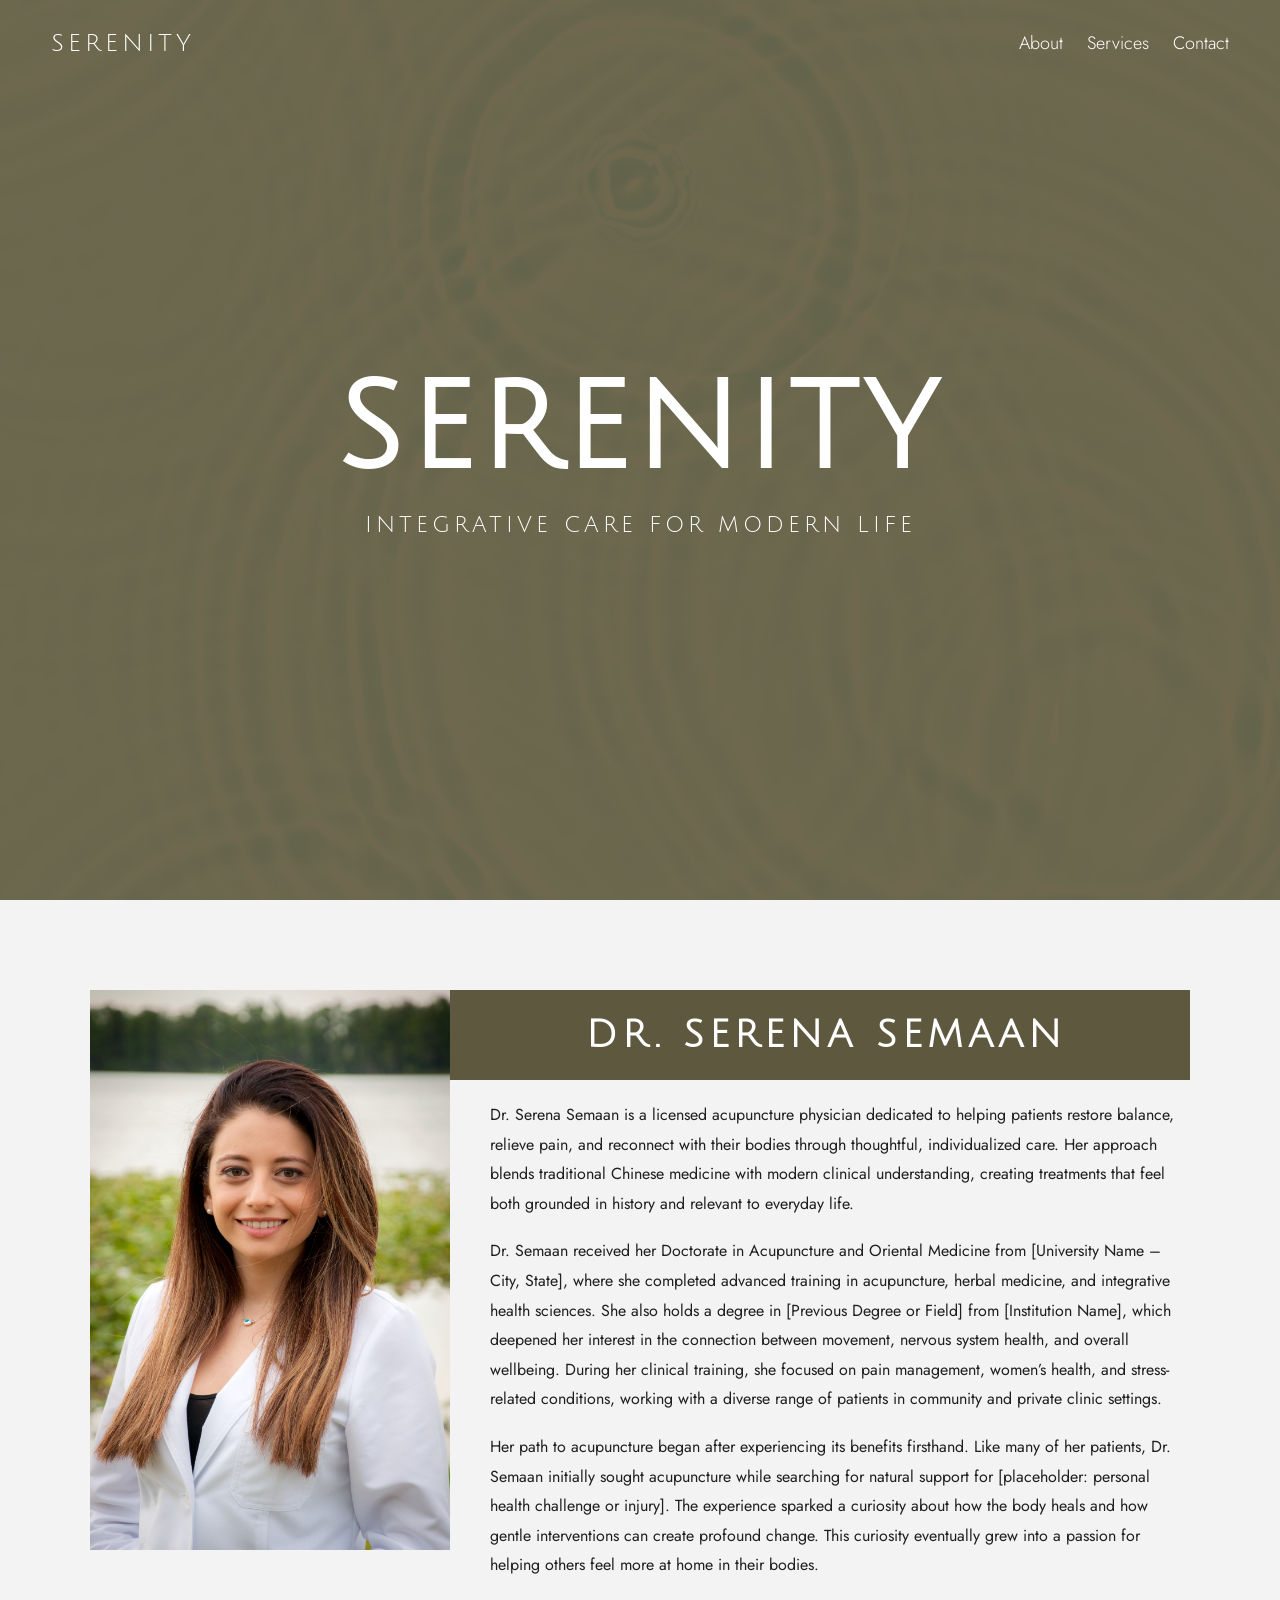
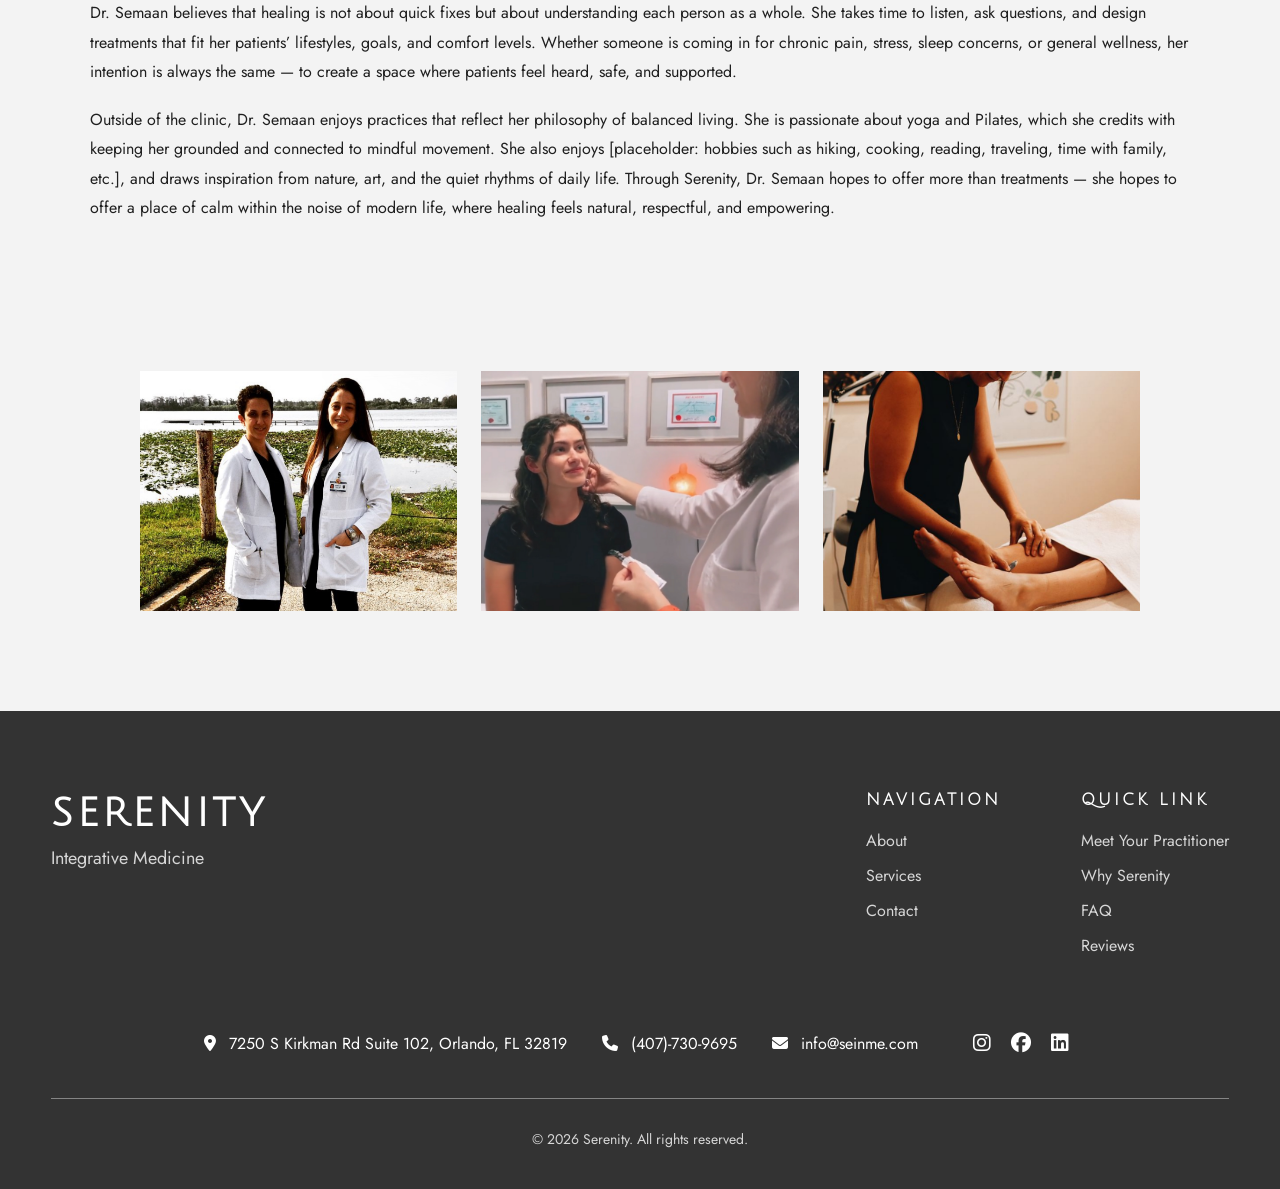
<file: about.html>
<!DOCTYPE html>
<html lang="en">
<head>
  <meta charset="UTF-8" />
  <meta name="viewport" content="width=device-width, initial-scale=1.0" />
  <title>Serenity</title>

  <link rel="stylesheet" href="css/style.css" />
  <link href="https://fonts.googleapis.com/css2?family=Jost:wght@300;400;500&family=Julius+Sans+One&family=Montserrat&family=Poppins&display=swap" rel="stylesheet">
  <link rel="stylesheet" href="https://cdnjs.cloudflare.com/ajax/libs/font-awesome/6.5.0/css/all.min.css">
</head>

<body>

<header class="header">
  <div class="container">
    <div class="header__inner">
      <a href="index.html" class="logo">SERENITY</a>

      <button class="nav-toggle" aria-label="Open menu">
        <i class="fa-solid fa-bars"></i>
      </button>

      <nav class="nav">
        <ul class="nav__list">
          <li><a href="about.html">About</a></li>
          <li><a href="services.html">Services</a></li>
          <li><a href="https://book.squareup.com/appointments/s1hcjp9asmw3ms/location/F4KRPPJZ5MECF/services">Contact</a></li>
        </ul>
      </nav>
    </div>
  </div>
</header>

<!--HERO-->


<section class="about-hero">
  <div class="about-hero__overlay"></div>

  <div class="container">
    <div class="about-hero__content">
      <h1 class="about-hero__title">SERENITY</h1>
      <p class="about-hero__subtitle">INTEGRATIVE CARE FOR MODERN LIFE</p>
    </div>
  </div>
</section>


<!--ABOUT-->

<section class="about-bio">
  <div class="container">
    <div class="about-bio__layout">

      <div class="about-bio__image">
        <img src="images/serena.jpg" alt="Dr. Serena Semaan">
      </div>

      <div class="about-bio__content">
        <div class="about-bio__name-bar">
          <h2 class="about-bio__name">DR. SERENA SEMAAN</h2>
        </div>

        <div class="about-bio__text">
          <p>
            Dr. Serena Semaan is a licensed acupuncture physician dedicated to helping patients restore balance, relieve pain, and reconnect with their bodies through thoughtful, individualized care. Her approach blends traditional Chinese medicine with modern clinical understanding, creating treatments that feel both grounded in history and relevant to everyday life.
          </p>

          <p>
            Dr. Semaan received her Doctorate in Acupuncture and Oriental Medicine from [University Name – City, State], where she completed advanced training in acupuncture, herbal medicine, and integrative health sciences. She also holds a degree in [Previous Degree or Field] from [Institution Name], which deepened her interest in the connection between movement, nervous system health, and overall wellbeing. During her clinical training, she focused on pain management, women’s health, and stress-related conditions, working with a diverse range of patients in community and private clinic settings.
          </p>

          <p>
            Her path to acupuncture began after experiencing its benefits firsthand. Like many of her patients, Dr. Semaan initially sought acupuncture while searching for natural support for [placeholder: personal health challenge or injury]. The experience sparked a curiosity about how the body heals and how gentle interventions can create profound change. This curiosity eventually grew into a passion for helping others feel more at home in their bodies.
          </p>

          <p>
            Dr. Semaan believes that healing is not about quick fixes but about understanding each person as a whole. She takes time to listen, ask questions, and design treatments that fit her patients’ lifestyles, goals, and comfort levels. Whether someone is coming in for chronic pain, stress, sleep concerns, or general wellness, her intention is always the same — to create a space where patients feel heard, safe, and supported.
          </p>

          <p>
            Outside of the clinic, Dr. Semaan enjoys practices that reflect her philosophy of balanced living. She is passionate about yoga and Pilates, which she credits with keeping her grounded and connected to mindful movement. She also enjoys [placeholder: hobbies such as hiking, cooking, reading, traveling, time with family, etc.], and draws inspiration from nature, art, and the quiet rhythms of daily life. Through Serenity, Dr. Semaan hopes to offer more than treatments — she hopes to offer a place of calm within the noise of modern life, where healing feels natural, respectful, and empowering.
          </p>
        </div>
      </div>

    </div>
  </div>
</section>



<section class="about-gallery">
  <div class="container">
    <div class="about-gallery__grid">

      <div class="about-gallery__item">
        <img src="images/gallery-1.jpg" alt="">
      </div>

      <div class="about-gallery__item">
        <img src="images/gallery-2.jpg" alt="">
      </div>

      <div class="about-gallery__item">
        <img src="images/gallery-3.jpg" alt="">
      </div>

    </div>
  </div>
</section>



<!--FOOTER-->

<footer id="footer" class="footer">
  <div class="container">

    <div class="footer__top">

      <!-- LEFT -->
      <div class="footer__brand">
        <h2>SERENITY</h2>
        <p>Integrative Medicine</p>
      </div>

      <!-- MIDDLE -->
      <div class="footer__links">
        <div>
          <h4>NAVIGATION</h4>
          <ul>
            <li><a href="about.html">About</a></li>
            <li><a href="services.html">Services</a></li>
            <li><a href="https://book.squareup.com/appointments/s1hcjp9asmw3ms/location/F4KRPPJZ5MECF/services">Contact</a></li>
          </ul>
        </div>

        <div>
          <h4>QUICK LINK</h4>
          <ul>
            <li><a href="index.html#practitioner">Meet Your Practitioner</a></li>
            <li><a href="index.html#why">Why Serenity</a></li>
            <li><a href="index.html#faq">FAQ</a></li>
            <li><a href="index.html#reviews">Reviews</a></li>
          </ul>
        </div>
      </div>

    </div>


<!-- CONTACT ROW -->
<div class="footer__contact">
 <div>
  <i class="fa-solid fa-location-dot"></i> 
  <a href="https://www.google.com/maps/search/?api=1&query=7250+S+Kirkman+Rd+Suite+102+Orlando+FL+32819" target="_blank">
    7250 S Kirkman Rd Suite 102, Orlando, FL 32819
  </a>
</div>
<div>
  <i class="fa-solid fa-phone"></i> 
  <a href="tel:+14077309695">(407)-730-9695</a>
</div>

  <div>
    <i class="fa-solid fa-envelope"></i> 
    <a href="mailto:info@seinme.com?subject=Appointment Inquiry&body=Hi, I would like to book an appointment.">
      info@seinme.com
    </a>
  </div>

  <div class="footer__socials">
    <a href="https://instagram.com/serenityintegrativemedicine" target="_blank">
      <i class="fa-brands fa-instagram"></i>
    </a>

    <a href="https://facebook.com/serenityintegrativemedicine" target="_blank">
      <i class="fa-brands fa-facebook"></i>
    </a>

    <a href="https://linkedin.com/in/serenity" target="_blank">
      <i class="fa-brands fa-linkedin"></i>
    </a>
  </div>
</div>

<div class="footer__divider"></div>

<p class="footer__bottom">© 2026 Serenity. All rights reserved.</p>

</footer>

</body>
</html>
</file>
<file: css/style.css>
@charset "UTF-8";
/* ===== RESET ===== */
* {
  margin: 0;
  padding: 0;
  box-sizing: border-box;
}

/* ===== GLOBAL ===== */
body {
  font-family: "Jost", sans-serif;
}

.container {
  width: 92%;
  max-width: 1400px;
  margin: 0 auto;
}

/* ===== HEADER ===== */
.header {
  position: absolute;
  top: 0;
  left: 0;
  width: 100%;
  padding: 30px 0;
  z-index: 200;
}

.header__inner {
  display: flex;
  justify-content: space-between;
  align-items: center;
  position: relative;
}

.logo {
  color: #ffffff;
  font-family: "Julius Sans One", sans-serif;
  font-size: 24px;
  letter-spacing: 4px;
  text-decoration: none;
}

/* ===== NAV ===== */
.nav__list {
  display: flex;
  gap: 24px;
  list-style: none;
}

.nav a {
  color: #ffffff;
  font-size: 18px;
  font-weight: 300;
  text-decoration: none;
}

.nav a {
  position: relative;
  color: #ffffff;
  text-decoration: none;
  transition: 0.3s ease;
}

.nav a::after {
  content: "";
  position: absolute;
  left: 0;
  bottom: -4px;
  width: 0%;
  height: 1px;
  background: #c6ba73;
  transition: 0.3s ease;
}

.nav a:hover {
  color: #c6ba73;
}

.nav a:hover::after {
  width: 100%;
}

/* ===== HAMBURGER ===== */
.nav-toggle {
  display: none;
  background: none;
  border: none;
  color: #ffffff;
  font-size: 26px;
  cursor: pointer;
}

/* ===== HERO ===== */
.hero {
  position: relative;
  height: 100vh;
  display: flex;
  align-items: center;
  background-image: url("../images/hero-index.jpg");
  background-size: cover;
  background-position: center;
  background-repeat: no-repeat;
}

.hero__overlay {
  position: absolute;
  inset: 0;
  background: rgba(0, 0, 0, 0.28);
}

.hero .container {
  position: relative;
  z-index: 2;
}

.hero__content {
  max-width: 600px;
}

.hero__subtitle {
  color: #ffffff;
  font-size: 40px;
  font-weight: 300;
  margin-bottom: 8px;
}

.hero__title {
  color: #c6ba73;
  font-family: "Julius Sans One", sans-serif;
  font-size: 100px;
  letter-spacing: 4px;
  margin-bottom: 20px;
}

.hero__text {
  color: #ffffff;
  font-size: 20px;
  margin-bottom: 24px;
  max-width: 500px;
}

.hero__btn {
  display: inline-block;
  background: #c6ba73;
  color: #ffffff;
  padding: 16px 28px;
  border-radius: 999px;
  text-decoration: none;
}

.hero__btn {
  display: inline-block;
  background: #c6ba73;
  color: #ffffff;
  padding: 16px 28px;
  border-radius: 999px;
  text-decoration: none;
  transition: 0.3s ease; /* 🔥 add this */
}

.hero__btn:hover {
  background: #b5aa63;
  transform: translateY(-3px);
  box-shadow: 0 10px 20px rgba(0, 0, 0, 0.2);
}

/* ===== SERVICES ===== */
.services {
  background: #cfc7b2;
  padding: 100px 0;
  text-align: center;
}

.services__title {
  font-family: "Julius Sans One", sans-serif;
  font-size: 20px;
  letter-spacing: 4px;
  color: #5c5643;
  margin-bottom: 12px;
}

.services__subtitle {
  font-size: 16px;
  color: #5c5643;
  max-width: 600px;
  margin: 0 auto 50px;
}

.services__grid {
  display: flex;
  justify-content: center;
  align-items: center;
  gap: 40px;
  flex-wrap: wrap;
}

.service__img {
  width: 180px;
  height: 180px;
  border-radius: 50%;
  overflow: hidden;
  transition: 0.3s ease;
}

.service__img img {
  width: 100%;
  height: 100%;
  -o-object-fit: cover;
     object-fit: cover;
  transition: 0.5s ease;
}

.service__img:hover img {
  transform: scale(1.15);
}

.service__img:hover {
  transform: translateY(-6px);
  box-shadow: 0 12px 25px rgba(0, 0, 0, 0.15);
}

.service--large .service__img {
  width: 260px;
  height: 260px;
}

.services__btn {
  display: inline-block;
  margin-top: 40px;
  background: #5E593E;
  color: #ffffff;
  padding: 14px 30px;
  border-radius: 999px;
  text-decoration: none;
  transition: 0.3s ease;
}

.services__btn:hover {
  transform: translateY(-3px);
  box-shadow: 0 10px 20px rgba(0, 0, 0, 0.2);
  background: #4f4a34;
}

/* ===== PRACTITIONER ===== */
.practitioner {
  background: #f3f3f3;
  padding: 100px 0;
}

.practitioner__wrapper {
  display: flex;
  align-items: center;
  justify-content: center;
  gap: 60px;
}

.practitioner__image {
  width: 280px;
  flex: none;
}

.practitioner__image img {
  width: 100%;
  height: 380px;
  -o-object-fit: cover;
     object-fit: cover;
  display: block;
}

.practitioner__content {
  max-width: 700px;
}

.practitioner__eyebrow {
  font-family: "Julius Sans One", sans-serif;
  font-size: 18px;
  letter-spacing: 4px;
  margin-bottom: 20px;
  text-align: center;
}

.practitioner__name-bar {
  background: #5E593E;
  padding: 16px 24px;
  margin-bottom: 24px;
  margin-left: -60px;
}

.practitioner__name {
  font-family: "Julius Sans One", sans-serif;
  font-size: 36px;
  letter-spacing: 5px;
  color: #ffffff;
  text-align: center;
  margin: 0;
}

.practitioner__text {
  font-size: 17px;
  line-height: 1.6;
}

/* ===== WHY SERENITY ===== */
/* ===== WHY SERENITY ===== */
.why-serenity {
  position: relative;
  background-image: url("../images/whyserena.jpg");
  background-size: cover;
  background-position: center;
  background-repeat: no-repeat;
  min-height: 620px; /* 🔥 was 900 */
}

.why-serenity__overlay {
  position: absolute;
  inset: 0;
  background: rgba(0, 0, 0, 0.28);
}

.why-serenity__grid {
  position: relative;
  z-index: 2;
  display: grid;
  grid-template-columns: 1.15fr 1fr 1fr; /* 🔥 better balance */
  grid-template-rows: 1fr 1fr;
  min-height: 620px; /* match section */
}

.why-serenity__intro,
.why-serenity__card {
  padding: 48px 42px; /* 🔥 reduced from 70px */
  border: 1px solid rgba(255, 255, 255, 0.6);
}

.why-serenity__intro {
  grid-row: 1/3;
  display: flex;
  align-items: flex-start;
  justify-content: flex-start;
}

/* TITLE */
.why-serenity__title {
  color: #ffffff;
  font-family: "Julius Sans One", sans-serif;
  font-size: 56px; /* 🔥 was 70 */
  line-height: 1.05;
  letter-spacing: 3px;
}

.why-serenity__title span {
  display: block;
  font-size: 28px; /* 🔥 was 38 */
  margin-bottom: 10px;
}

/* CARDS */
.why-serenity__card h3 {
  color: #ffffff;
  font-family: "Jost", sans-serif;
  font-size: 16px; /* 🔥 slightly smaller */
  font-weight: 400;
  letter-spacing: 2px;
  margin-bottom: 18px;
}

.why-serenity__card p {
  color: #ffffff;
  font-size: 15px;
  line-height: 1.6; /* 🔥 tighter */
  max-width: 360px;
}

/* ===== FAQ ===== */
.faq {
  background: #f3f3f3;
  padding: 100px 0;
}

.faq__title {
  text-align: center;
  font-family: "Julius Sans One", sans-serif;
  letter-spacing: 4px;
  font-size: 20px;
  margin-bottom: 60px;
  color: #5E593E;
}

.faq__list {
  max-width: 900px;
  margin: 0 auto;
}

.faq__item {
  border-bottom: 1px solid #2e2e2e;
}

.faq__question {
  width: 100%;
  background: none;
  border: none;
  padding: 22px 0;
  font-size: 18px;
  text-align: left;
  display: flex;
  justify-content: space-between;
  align-items: center;
  cursor: pointer;
  color: #5E593E;
  letter-spacing: 2px;
}

.faq__question span {
  font-size: 24px;
  transition: 0.3s ease;
}

.faq__answer {
  max-height: 0;
  overflow: hidden;
  transition: 0.4s ease;
}

.faq__answer p {
  padding-bottom: 20px;
  color: #333;
  line-height: 1.6;
}

/* ACTIVE STATE */
.faq__item.active .faq__answer {
  max-height: 200px;
}

.faq__item.active span {
  transform: rotate(45deg); /* turns + into x */
}

/* ===== TESTIMONIALS ===== */
.testimonials {
  background: url("../images/waves.jpg") center/cover no-repeat;
  padding: 90px 0;
  overflow: hidden;
}

.testimonials__title {
  text-align: center;
  font-family: "Julius Sans One", sans-serif;
  font-size: 20px;
  letter-spacing: 4px;
  color: #1f1f1f;
  margin-bottom: 50px;
}

/* SLIDER */
.testimonials__slider {
  position: relative;
  display: flex;
  align-items: center;
  gap: 20px;
}

.testimonials__viewport {
  overflow: hidden;
  width: 100%;
}

.testimonials__track {
  display: flex;
  gap: 24px;
  transition: transform 0.4s ease;
}

/* CARD */
.testimonial-card {
  flex: 0 0 calc((100% - 48px) / 3);
  background: #6b6543;
  border: 1px solid rgba(255, 255, 255, 0.7);
  border-radius: 10px;
  padding: 28px 24px;
  min-height: 340px;
  display: flex;
  flex-direction: column;
  justify-content: flex-start; /* 🔥 fixed */
  color: #ffffff;
}

/* QUOTE */
.testimonial-card__quote {
  font-size: 70px;
  line-height: 0.8;
  margin: 0;
}

/* TEXT */
.testimonial-card__text {
  font-size: 16px;
  line-height: 1.8;
  margin-top: -18px; /* 🔥 pulls closer to quote */
  margin-bottom: 30px;
}

/* FOOTER */
.testimonial-card__footer {
  display: flex;
  justify-content: space-between;
  align-items: center;
  gap: 12px;
  margin-top: auto; /* 🔥 pins to bottom */
}

/* STARS (DEFAULT TEXT VERSION) */
.testimonial-card__stars {
  font-size: 28px;
  letter-spacing: 2px;
}

/* NAME */
.testimonial-card__name {
  font-size: 16px;
  white-space: nowrap;
}

/* ARROWS */
.testimonials__arrow {
  width: 48px;
  height: 48px;
  border: none;
  border-radius: 50%;
  background: #5E593E;
  color: #ffffff;
  font-size: 22px;
  cursor: pointer;
  flex-shrink: 0;
  transition: 0.3s ease;
}

.testimonials__arrow:hover {
  background: #4f4a34;
  transform: translateY(-2px);
}

.testimonials__arrow:disabled {
  opacity: 0.4;
  cursor: not-allowed;
  transform: none;
}

/* ===== TABLET ===== */
@media (max-width: 992px) {
  .testimonial-card {
    flex: 0 0 calc((100% - 24px) / 2);
  }
}
/* ===== MOBILE ===== */
@media (max-width: 768px) {
  .testimonials {
    padding: 70px 0;
  }
  .testimonials__title {
    font-size: 18px;
    margin-bottom: 35px;
  }
  .testimonials__slider {
    gap: 12px;
  }
  .testimonial-card {
    flex: 0 0 100%;
    min-height: auto;
    padding: 24px 20px;
  }
  .testimonial-card__quote {
    font-size: 50px;
  }
  .testimonial-card__text {
    font-size: 15px;
    line-height: 1.6;
    margin-top: -12px;
  }
  .testimonial-card__stars {
    font-size: 22px;
  }
  .testimonial-card__name {
    font-size: 14px;
  }
  .testimonials__arrow {
    width: 36px;
    height: 36px;
    font-size: 16px;
  }
}
/* ===== FOOTER ===== */
.footer {
  background: #333333;
  color: #ffffff;
  padding: 80px 0 40px;
}

/* TOP ROW */
.footer__top {
  display: flex;
  justify-content: space-between;
  align-items: flex-start;
  margin-bottom: 60px;
}

/* BRAND */
.footer__brand h2 {
  font-family: "Julius Sans One", sans-serif;
  font-size: 40px;
  letter-spacing: 4px;
  margin-bottom: 10px;
}

.footer__brand p {
  font-size: 18px;
  opacity: 0.8;
}

/* LINKS */
.footer__links {
  display: flex;
  gap: 80px;
}

.footer__links h4 {
  font-family: "Julius Sans One", sans-serif;
  letter-spacing: 3px;
  font-size: 16px;
  margin-bottom: 20px;
}

.footer__links ul {
  list-style: none;
}

.footer__links li {
  margin-bottom: 12px;
  opacity: 0.8;
  cursor: pointer;
  transition: 0.3s;
}

.footer__links a {
  color: #ffffff; /* remove blue */
  text-decoration: none; /* remove underline */
  display: inline-block; /* smoother hover */
  transition: 0.3s ease;
}

.footer__links a:visited {
  color: #ffffff; /* prevents purple */
}

.footer__links a:hover {
  color: #c6ba73; /* your gold */
}

.footer__links li:hover {
  opacity: 1;
}

/* CONTACT ROW */
.footer__contact {
  display: flex;
  justify-content: center;
  align-items: center;
  flex-wrap: wrap;
  gap: 35px;
  margin-bottom: 40px;
  font-size: 16px;
}

.footer__contact a {
  color: #ffffff; /* remove blue */
  text-decoration: none; /* remove underline */
  transition: 0.3s ease;
}

.footer__contact a:visited {
  color: #ffffff; /* prevents purple */
}

.footer__contact a:hover {
  color: #c6ba73; /* your gold */
}

.footer__contact i {
  margin-right: 8px;
}

/* SOCIALS */
.footer__socials {
  display: flex;
  gap: 12px;
  margin-left: 20px;
  font-size: 20px;
}

.footer__socials i {
  cursor: pointer;
  transition: 0.3s;
}

.footer__socials i:hover {
  transform: translateY(-2px);
}

/* DIVIDER */
.footer__divider {
  height: 1px;
  background: rgba(255, 255, 255, 0.4);
  margin: 30px 0;
}

/* BOTTOM TEXT */
.footer__bottom {
  text-align: center;
  font-size: 14px;
  opacity: 0.8;
}

/* ===== MOBILE ===== */
@media (max-width: 768px) {
  .header {
    padding: 20px 0;
  }
  .logo {
    font-size: 20px;
  }
  .nav-toggle {
    display: block;
    position: relative;
    z-index: 201;
  }
  .nav {
    display: none;
    position: absolute;
    top: 100%;
    right: 0;
    width: 220px;
    background: rgba(0, 0, 0, 0.9);
    padding: 20px;
    border-radius: 12px;
    z-index: 200;
  }
  .nav.nav--open {
    display: block;
  }
  .nav__list {
    flex-direction: column;
    gap: 16px;
  }
  .nav a {
    font-size: 16px;
  }
  .hero {
    height: 78vh;
    background-position: 68% center;
  }
  .hero__subtitle {
    font-size: 22px;
    line-height: 1.2;
    margin-bottom: 6px;
  }
  .hero__title {
    font-size: 56px;
    line-height: 1;
    letter-spacing: 2px;
    margin-bottom: 16px;
  }
  .hero__text {
    font-size: 16px;
    line-height: 1.5;
    max-width: 320px;
    margin-bottom: 20px;
  }
  .hero__btn {
    font-size: 14px;
    padding: 14px 22px;
  }
  .services {
    padding: 70px 0;
  }
  .services__grid {
    gap: 20px;
  }
  .service__img {
    width: 120px;
    height: 120px;
  }
  .service--large .service__img {
    width: 180px;
    height: 180px;
  }
  .practitioner {
    padding: 70px 0;
  }
  .practitioner__wrapper {
    flex-direction: column;
    text-align: center;
    gap: 30px;
  }
  .practitioner__image {
    width: 220px;
    margin: 0 auto;
  }
  .practitioner__image img {
    height: 300px;
  }
  .practitioner__content {
    max-width: 100%;
  }
  .practitioner__eyebrow {
    font-size: 14px;
    letter-spacing: 3px;
    margin-bottom: 18px;
  }
  .practitioner__name-bar {
    margin-left: 0;
    padding: 14px 16px;
    margin-bottom: 20px;
  }
  .practitioner__name {
    font-size: 24px;
    letter-spacing: 3px;
    line-height: 1.3;
  }
  .practitioner__text {
    font-size: 16px;
    line-height: 1.6;
    text-align: left;
  }
  .why-serenity {
    min-height: auto;
  }
  .why-serenity__grid {
    grid-template-columns: 1fr;
    grid-template-rows: auto;
    min-height: auto;
  }
  .why-serenity__intro,
  .why-serenity__card {
    grid-row: auto;
    padding: 40px 24px;
  }
  .why-serenity__title {
    font-size: 42px;
    letter-spacing: 2px;
  }
  .why-serenity__title span {
    font-size: 24px;
    margin-bottom: 8px;
  }
  .why-serenity__card h3 {
    font-size: 16px;
    letter-spacing: 2px;
    margin-bottom: 16px;
  }
  .why-serenity__card p {
    font-size: 15px;
    line-height: 1.7;
    max-width: 100%;
  }
}
@media (max-width: 768px) {
  .footer__top {
    flex-direction: column;
    gap: 40px;
  }
  .footer__links {
    flex-direction: column;
    gap: 30px;
  }
  .footer__contact {
    flex-direction: column;
    align-items: flex-start;
  }
  .footer__bottom {
    text-align: left;
  }
}
/*ABOUT PAGE*/
/* ===== ABOUT HERO ===== */
.about-hero {
  position: relative;
  height: 100vh;
  display: flex;
  align-items: center;
  justify-content: center;
  background-image: url("../images/hero-about.jpg");
  background-size: cover;
  background-position: center;
  background-repeat: no-repeat;
}

.about-hero__overlay {
  position: absolute;
  inset: 0;
  background: rgba(94, 89, 62, 0.28);
}

.about-hero .container {
  position: relative;
  z-index: 2;
}

.about-hero__content {
  text-align: center;
}

.about-hero__title {
  color: #ffffff;
  font-family: "Julius Sans One", sans-serif;
  font-size: 120px;
  letter-spacing: 6px;
  margin-bottom: 18px;
}

.about-hero__subtitle {
  color: #ffffff;
  font-family: "Julius Sans One", sans-serif;
  font-size: 22px;
  letter-spacing: 4px;
}

/* ===== MOBILE ===== */
@media (max-width: 768px) {
  .about-hero {
    height: 75vh;
    background-position: center;
  }
  .about-hero__title {
    font-size: 62px;
    letter-spacing: 3px;
  }
  .about-hero__subtitle {
    font-size: 14px;
    letter-spacing: 2px;
  }
}
/* ===== ABOUT PAGE: BIO ===== */
.about-bio {
  background: #f3f3f3;
  padding: 90px 0;
}

.about-bio__layout {
  display: block;
  max-width: 1100px; /* 🔥 controls how narrow it is */
  margin: 0 auto; /* 🔥 centers it */
}

.about-bio__layout::after {
  content: "";
  display: block;
  clear: both;
}

.about-bio__image {
  float: left;
  width: 360px;
  margin-right: 40px;
  margin-bottom: 20px;
}

.about-bio__image img {
  width: 100%;
  height: 560px;
  -o-object-fit: cover;
     object-fit: cover;
  display: block;
}

.about-bio__content {
  width: 100%;
}

.about-bio__name-bar {
  background: #5E593E;
  padding: 24px 28px;
  margin-bottom: 20px;
}

.about-bio__name {
  font-family: "Julius Sans One", sans-serif;
  font-size: 38px;
  letter-spacing: 5px;
  color: #ffffff;
  text-align: center;
  margin: 0;
}

.about-bio__text {
  color: #1f1f1f;
  font-size: 16px;
  line-height: 1.85;
}

.about-bio__text p {
  margin-bottom: 18px;
}

/* ===== TABLET ===== */
@media (max-width: 1100px) {
  .about-bio {
    padding: 80px 0;
  }
  .about-bio__image {
    width: 320px;
    margin-right: 30px;
  }
  .about-bio__image img {
    height: 520px;
  }
  .about-bio__name-bar {
    padding: 22px 24px;
    margin-bottom: 20px;
  }
  .about-bio__name {
    font-size: 30px;
    letter-spacing: 3px;
  }
  .about-bio__text {
    font-size: 15px;
    line-height: 1.75;
  }
}
/* ===== MOBILE ===== */
@media (max-width: 768px) {
  .about-bio {
    padding: 70px 0;
  }
  .about-bio__layout {
    display: block;
  }
  .about-bio__image {
    float: none;
    width: 100%;
    max-width: 300px;
    margin: 0 auto 20px;
  }
  .about-bio__image img {
    height: 420px;
  }
  .about-bio__name-bar {
    margin-top: 0;
    padding: 18px 18px;
    margin-bottom: 20px;
  }
  .about-bio__name {
    font-size: 24px;
    letter-spacing: 2px;
    line-height: 1.3;
  }
  .about-bio__text {
    font-size: 15px;
    line-height: 1.7;
  }
  .about-bio__text p {
    margin-bottom: 16px;
  }
}
/* ===== ABOUT PAGE: GALLERY ===== */
.about-gallery {
  background: #f3f3f3;
  padding: 40px 0 100px;
}

.about-gallery__grid {
  max-width: 1000px; /* match your bio width */
  margin: 0 auto;
  display: grid;
  grid-template-columns: repeat(3, 1fr);
  gap: 24px;
}

.about-gallery__item {
  overflow: hidden; /* needed for hover later */
}

.about-gallery__item img {
  width: 100%;
  height: 240px;
  -o-object-fit: cover;
     object-fit: cover;
  display: block;
}

/* TABLET */
@media (max-width: 992px) {
  .about-gallery__grid {
    grid-template-columns: repeat(2, 1fr);
  }
}
/* MOBILE */
@media (max-width: 768px) {
  .about-gallery {
    padding: 30px 0 80px;
  }
  .about-gallery__grid {
    grid-template-columns: 1fr;
    max-width: 320px;
  }
  .about-gallery__item img {
    height: 260px;
  }
}
.about-gallery__item img {
  transition: transform 0.4s ease;
}

.about-gallery__item:hover img {
  transform: scale(1.05);
}

.about-gallery__item:first-child img {
  -o-object-position: center 10%;
     object-position: center 10%;
}

/*SERVICES PAGE*/
/* ===== SERVICES HERO ===== */
.services-hero {
  position: relative;
  min-height: 100vh;
  display: flex;
  align-items: center;
  background-image: url("../images/services-hero.jpg");
  background-size: cover;
  background-position: center;
  background-repeat: no-repeat;
}

.services-hero__overlay {
  position: absolute;
  inset: 0;
  background: rgba(0, 0, 0, 0.28);
}

.services-hero .container {
  position: relative;
  z-index: 2;
}

.services-hero__content {
  max-width: 680px;
  margin-left: auto;
  text-align: right;
  padding-top: 200px;
}

.services-hero__title {
  color: #ffffff;
  font-family: "Jost", sans-serif;
  font-weight: 300;
  font-size: 70px;
  line-height: 1.05;
  letter-spacing: 1px;
  margin-bottom: 26px;
}

.services-hero__text {
  color: #ffffff;
  font-family: "Jost", sans-serif;
  font-weight: 300;
  font-style: italic;
  font-size: 26px;
  line-height: 1.7;
  max-width: 620px;
  margin-left: auto;
  margin-bottom: 34px;
}

.services-hero__btn {
  display: inline-block;
  background: #c6ba73;
  color: #ffffff;
  padding: 18px 34px;
  border-radius: 999px;
  text-decoration: none;
  transition: 0.3s ease;
}

.services-hero__btn:hover {
  background: #b5aa63;
  transform: translateY(-3px);
  box-shadow: 0 10px 20px rgba(0, 0, 0, 0.2);
}

/* ===== TABLET ===== */
@media (max-width: 1100px) {
  .services-hero {
    min-height: 90vh;
    background-position: center;
  }
  .services-hero__content {
    max-width: 560px;
    padding-top: 160px;
  }
  .services-hero__title {
    font-size: 58px;
    line-height: 1.08;
    margin-bottom: 22px;
  }
  .services-hero__text {
    font-size: 22px;
    line-height: 1.6;
    max-width: 520px;
    margin-bottom: 28px;
  }
  .services-hero__btn {
    padding: 16px 30px;
  }
}
/* ===== MOBILE ===== */
@media (max-width: 768px) {
  .services-hero {
    min-height: 78vh;
    background-position: 62% center;
    align-items: center;
  }
  .services-hero__content {
    max-width: 100%;
    text-align: right;
    padding-top: 100px;
  }
  .services-hero__title {
    font-size: 48px;
    line-height: 1.08;
    letter-spacing: 1px;
    margin-bottom: 20px;
  }
  .services-hero__text {
    font-size: 18px;
    line-height: 1.6;
    max-width: 320px;
    margin-bottom: 26px;
    text-align: right;
  }
  .services-hero__btn {
    font-size: 14px;
    padding: 14px 24px;
  }
}
/* ===== SMALL MOBILE ===== */
@media (max-width: 480px) {
  .services-hero {
    min-height: 74vh;
    background-position: 65% center;
  }
  .services-hero__content {
    padding-top: 90px;
  }
  .services-hero__title {
    font-size: 40px;
    margin-bottom: 16px;
  }
  .services-hero__text {
    font-size: 16px;
    max-width: 280px;
    margin-bottom: 22px;
  }
  .services-hero__btn {
    font-size: 13px;
    padding: 13px 22px;
  }
}
/* ===== SERVICES PAGE: LIST ===== */
/* ===== SERVICES PAGE: LIST ===== */
.services-list {
  background: #f3f3f3;
  padding: 70px 0 95px;
}

.services-list .container {
  max-width: 980px;
  margin: 0 auto;
}

.service-row {
  display: grid;
  grid-template-columns: 210px 1fr;
  gap: 44px;
  align-items: center;
  padding: 34px 0 42px;
  border-bottom: 1px solid rgba(94, 89, 62, 0.32);
}

.service-row:first-child {
  padding-top: 0;
}

.service-row:last-child {
  border-bottom: none;
  padding-bottom: 0;
}

.service-row--reverse {
  grid-template-columns: 1fr 210px;
}

.service-row--reverse .service-row__content {
  order: 1;
}

.service-row--reverse .service-row__image {
  order: 2;
}

.service-row__image {
  width: 230px;
  height: 230px;
  border-radius: 50%;
  overflow: hidden;
  justify-self: center;
  align-self: center;
}

.service-row__image img {
  width: 100%;
  height: 100%;
  -o-object-fit: cover;
     object-fit: cover;
  display: block;
}

/* tweak individual crops if needed */
.service-row:nth-child(1) .service-row__image img {
  -o-object-position: center center;
     object-position: center center;
}

.service-row:nth-child(2) .service-row__image img {
  -o-object-position: center center;
     object-position: center center;
}

.service-row:nth-child(3) .service-row__image img {
  -o-object-position: center center;
     object-position: center center;
}

.service-row:nth-child(4) .service-row__image img {
  -o-object-position: center center;
     object-position: center center;
}

.service-row:nth-child(5) .service-row__image img {
  -o-object-position: center center;
     object-position: center center;
}

.service-row__content {
  max-width: 640px;
}

.service-row__title {
  font-family: "Julius Sans One", sans-serif;
  font-size: 32px;
  letter-spacing: 2px;
  line-height: 1.1;
  color: #6b6543;
  margin-bottom: 12px;
}

.service-row__description {
  color: #1f1f1f;
  font-size: 15px;
  line-height: 1.45;
  max-width: 630px;
  margin-bottom: 16px;
}

.service-row__subtitle {
  font-family: "Jost", sans-serif;
  font-style: italic;
  font-weight: 300;
  font-size: 16px;
  color: #6b6543;
  margin-bottom: 10px;
}

.service-row__columns {
  display: grid;
  grid-template-columns: 1fr 1fr;
  gap: 24px;
  max-width: 620px;
}

.service-row__columns ul {
  margin: 0;
  padding-left: 16px;
}

.service-row__columns li {
  color: #1f1f1f;
  font-size: 13px;
  line-height: 1.35;
  margin-bottom: 3px;
}

/* ===== TABLET ===== */
@media (max-width: 992px) {
  .services-list {
    padding: 60px 0 80px;
  }
  .services-list .container {
    max-width: 860px;
  }
  .service-row,
  .service-row--reverse {
    grid-template-columns: 180px 1fr;
    gap: 30px;
    padding: 30px 0 36px;
  }
  .service-row--reverse .service-row__content {
    order: 1;
  }
  .service-row--reverse .service-row__image {
    order: 2;
  }
  .service-row__image {
    width: 180px;
    height: 180px;
  }
  .service-row__content {
    max-width: 560px;
  }
  .service-row__title {
    font-size: 28px;
  }
  .service-row__description {
    font-size: 14px;
    line-height: 1.5;
  }
  .service-row__subtitle {
    font-size: 15px;
  }
  .service-row__columns {
    gap: 18px;
  }
  .service-row__columns li {
    font-size: 12.5px;
  }
}
/* ===== MOBILE ===== */
@media (max-width: 768px) {
  .services-list {
    padding: 55px 0 70px;
  }
  .services-list .container {
    max-width: 92%;
  }
  .service-row,
  .service-row--reverse {
    grid-template-columns: 1fr;
    gap: 20px;
    padding: 28px 0 32px;
  }
  .service-row--reverse .service-row__content,
  .service-row--reverse .service-row__image {
    order: initial;
  }
  .service-row__image {
    width: 180px;
    height: 180px;
    margin: 0 auto;
  }
  .service-row__content {
    max-width: 100%;
  }
  .service-row__title {
    font-size: 26px;
    text-align: center;
    line-height: 1.2;
    margin-bottom: 12px;
  }
  .service-row__description {
    font-size: 14px;
    line-height: 1.6;
    margin-bottom: 14px;
  }
  .service-row__subtitle {
    font-size: 15px;
    margin-bottom: 10px;
  }
  .service-row__columns {
    grid-template-columns: 1fr;
    gap: 8px;
    max-width: 100%;
  }
  .service-row__columns li {
    font-size: 13px;
    line-height: 1.45;
  }
}/*# sourceMappingURL=style.css.map */
</file>
